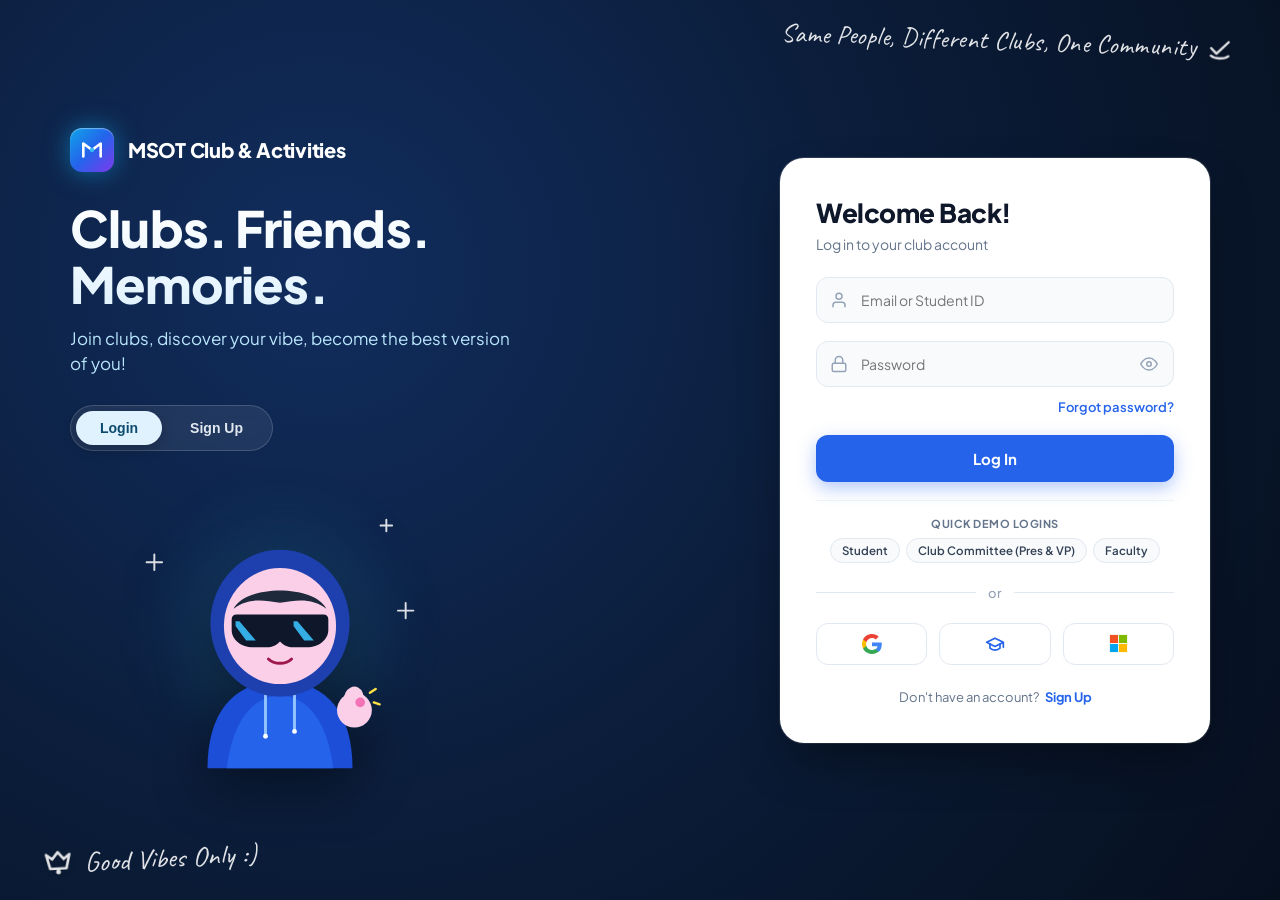
<file: frontend/index.html>
<!DOCTYPE html>
<html lang="en">
<head>
  <meta charset="UTF-8" />
  <meta name="viewport" content="width=device-width, initial-scale=1.0" />
  <title>MSOT Club & Activities — Portal</title>
  <link rel="preconnect" href="https://fonts.googleapis.com">
  <link rel="preconnect" href="https://fonts.gstatic.com" crossorigin>
  <link href="https://fonts.googleapis.com/css2?family=Caveat:wght@600;700&family=Plus+Jakarta+Sans:wght@400;500;600;700;800&display=swap" rel="stylesheet">
  <style>
    :root {
      --bg-dark-1: #112d5e;
      --bg-dark-2: #0b1d3a;
      --bg-dark-3: #060f1e;
      --accent-blue: #2563eb;
      --accent-blue-hover: #1d4ed8;
      --accent-cyan: #38bdf8;
      --text-muted: #64748b;
      --card-bg: #ffffff;
    }

    * {
      box-sizing: border-box;
      margin: 0;
      padding: 0;
    }

    body {
      font-family: 'Plus Jakarta Sans', -apple-system, BlinkMacSystemFont, sans-serif;
      min-height: 100vh;
      background: radial-gradient(circle at 25% 30%, var(--bg-dark-1) 0%, var(--bg-dark-2) 48%, var(--bg-dark-3) 100%);
      color: #ffffff;
      display: flex;
      align-items: center;
      justify-content: center;
      padding: 28px 20px;
      position: relative;
      overflow-x: hidden;
    }

    /* Ambient Hand-drawn Chalk Accents */
    .doodle {
      position: absolute;
      font-family: 'Caveat', cursive;
      color: rgba(255, 255, 255, 0.88);
      pointer-events: none;
      user-select: none;
      z-index: 1;
    }

    .doodle-top-right {
      top: 24px;
      right: 48px;
      font-size: 26px;
      letter-spacing: 0.5px;
      display: flex;
      align-items: center;
      gap: 10px;
      transform: rotate(2deg);
    }

    .doodle-bottom-left {
      bottom: 24px;
      left: 44px;
      font-size: 28px;
      display: flex;
      align-items: center;
      gap: 12px;
      transform: rotate(-3deg);
    }

    .doodle svg {
      filter: drop-shadow(0 2px 4px rgba(0,0,0,0.3));
    }

    /* Main Container Split */
    .portal-container {
      width: 100%;
      max-width: 1140px;
      display: grid;
      grid-template-columns: 1.15fr 0.95fr;
      gap: 48px;
      align-items: center;
      position: relative;
      z-index: 2;
    }

    /* Left Showcase Section */
    .showcase-section {
      display: flex;
      flex-direction: column;
      gap: 28px;
      padding-right: 12px;
    }

    /* Modern Geometric Emblem (No Cat Face) */
    .brand-header {
      display: flex;
      align-items: center;
      gap: 14px;
    }

    .brand-logo {
      width: 44px;
      height: 44px;
      background: linear-gradient(135deg, #0ea5e9 0%, #2563eb 50%, #7c3aed 100%);
      border-radius: 12px;
      display: flex;
      align-items: center;
      justify-content: center;
      box-shadow: 0 0 24px rgba(14, 165, 233, 0.55), inset 0 1px 1px rgba(255, 255, 255, 0.4);
      flex-shrink: 0;
    }

    .brand-title {
      font-size: 20px;
      font-weight: 800;
      letter-spacing: -0.3px;
      color: #ffffff;
    }

    .headline-block h1 {
      font-size: clamp(34px, 4.4vw, 50px);
      font-weight: 800;
      line-height: 1.12;
      letter-spacing: -0.8px;
      margin-bottom: 14px;
      background: linear-gradient(180deg, #ffffff 0%, #e0f2fe 100%);
      -webkit-background-clip: text;
      -webkit-text-fill-color: transparent;
    }

    .headline-block p {
      font-size: 17px;
      color: #bae6fd;
      line-height: 1.5;
      max-width: 460px;
    }

    /* Segmented Pill Switcher */
    .pill-switcher {
      display: inline-flex;
      background: rgba(255, 255, 255, 0.08);
      backdrop-filter: blur(8px);
      padding: 5px;
      border-radius: 9999px;
      border: 1px solid rgba(255, 255, 255, 0.16);
      width: fit-content;
      gap: 4px;
    }

    .pill-btn {
      padding: 9px 24px;
      border-radius: 9999px;
      font-size: 14px;
      font-weight: 700;
      border: none;
      cursor: pointer;
      transition: all 0.22s ease;
      color: #e2e8f0;
      background: transparent;
    }

    .pill-btn.active {
      background: #e0f2fe;
      color: #0c4a6e;
      box-shadow: 0 4px 14px rgba(0, 0, 0, 0.22);
    }

    /* Stylized Hoodie Mascot */
    .mascot-wrapper {
      position: relative;
      width: 100%;
      max-width: 420px;
      height: 290px;
      display: flex;
      align-items: center;
      justify-content: center;
      margin-top: 4px;
    }

    .mascot-glow {
      position: absolute;
      width: 250px;
      height: 250px;
      background: radial-gradient(circle, rgba(56, 189, 248, 0.32) 0%, rgba(37, 99, 235, 0) 70%);
      filter: blur(28px);
      z-index: 0;
    }

    .mascot-svg {
      position: relative;
      z-index: 1;
      width: 100%;
      height: 100%;
      filter: drop-shadow(0 16px 28px rgba(0, 0, 0, 0.45));
    }

    /* Right Auth Card */
    .auth-card {
      background: var(--card-bg);
      border-radius: 24px;
      padding: 38px 36px;
      color: #0f172a;
      box-shadow: 0 24px 50px -10px rgba(0, 0, 0, 0.42), 0 0 1px 1px rgba(255, 255, 255, 0.15);
      width: 100%;
      max-width: 430px;
      margin-left: auto;
    }

    .auth-header {
      margin-bottom: 24px;
    }

    .auth-header h2 {
      font-size: 26px;
      font-weight: 800;
      color: #0f172a;
      letter-spacing: -0.5px;
      margin-bottom: 6px;
    }

    .auth-header p {
      font-size: 14px;
      color: var(--text-muted);
    }

    /* Form Inputs */
    .form-group {
      margin-bottom: 18px;
    }

    .input-wrapper {
      position: relative;
      display: flex;
      align-items: center;
    }

    .input-icon {
      position: absolute;
      left: 14px;
      color: #94a3b8;
      pointer-events: none;
      display: flex;
      align-items: center;
    }

    .form-input {
      width: 100%;
      padding: 13px 42px 13px 44px;
      font-size: 14px;
      font-family: inherit;
      border: 1.5px solid #e2e8f0;
      border-radius: 12px;
      outline: none;
      background: #f8fafc;
      color: #0f172a;
      transition: all 0.2s ease;
    }

    .form-input:focus {
      background: #ffffff;
      border-color: var(--accent-blue);
      box-shadow: 0 0 0 4px rgba(37, 99, 235, 0.12);
    }

    .toggle-password {
      position: absolute;
      right: 12px;
      background: none;
      border: none;
      color: #94a3b8;
      cursor: pointer;
      display: flex;
      align-items: center;
      padding: 4px;
      transition: color 0.2s ease;
    }

    .toggle-password:hover {
      color: #475569;
    }

    .forgot-link-wrap {
      display: flex;
      justify-content: flex-end;
      margin-top: -6px;
      margin-bottom: 20px;
    }

    .forgot-link {
      font-size: 13px;
      font-weight: 600;
      color: var(--accent-blue);
      text-decoration: none;
      transition: color 0.18s;
    }

    .forgot-link:hover {
      color: var(--accent-blue-hover);
      text-decoration: underline;
    }

    /* Primary Submit Button */
    .submit-btn {
      width: 100%;
      padding: 14px;
      background: var(--accent-blue);
      color: #ffffff;
      border: none;
      border-radius: 12px;
      font-size: 15px;
      font-weight: 700;
      font-family: inherit;
      cursor: pointer;
      box-shadow: 0 6px 18px rgba(37, 99, 235, 0.35);
      transition: all 0.2s ease;
    }

    .submit-btn:hover {
      background: var(--accent-blue-hover);
      transform: translateY(-1px);
      box-shadow: 0 8px 22px rgba(37, 99, 235, 0.45);
    }

    .submit-btn:active {
      transform: translateY(0);
    }

    /* Divider */
    .divider {
      display: flex;
      align-items: center;
      gap: 12px;
      margin: 22px 0;
      color: #94a3b8;
      font-size: 13px;
      font-weight: 500;
    }

    .divider::before,
    .divider::after {
      content: "";
      flex: 1;
      height: 1px;
      background: #e2e8f0;
    }

    /* Social Auth Icons */
    .social-auth-grid {
      display: grid;
      grid-template-columns: repeat(3, 1fr);
      gap: 12px;
      margin-bottom: 24px;
    }

    .social-btn {
      display: flex;
      align-items: center;
      justify-content: center;
      padding: 10px 0;
      border-radius: 12px;
      border: 1.5px solid #e2e8f0;
      background: #ffffff;
      cursor: pointer;
      transition: all 0.2s ease;
    }

    .social-btn:hover {
      background: #f8fafc;
      border-color: #cbd5e1;
      transform: translateY(-1px);
    }

    /* Footer Switch Link */
    .card-footer {
      text-align: center;
      font-size: 13px;
      color: var(--text-muted);
    }

    .card-footer a {
      color: var(--accent-blue);
      text-decoration: none;
      font-weight: 700;
      margin-left: 4px;
    }

    .card-footer a:hover {
      text-decoration: underline;
    }

    /* Responsive Queries */
    @media (max-width: 960px) {
      body {
        padding: 60px 16px 40px;
      }
      .portal-container {
        grid-template-columns: 1fr;
        gap: 36px;
      }
      .showcase-section {
        align-items: center;
        text-align: center;
        padding-right: 0;
      }
      .brand-header {
        justify-content: center;
      }
      .headline-block p {
        margin: 0 auto;
      }
      .pill-switcher {
        margin: 0 auto;
      }
      .mascot-wrapper {
        height: 220px;
      }
      .auth-card {
        margin: 0 auto;
      }
      .doodle-top-right {
        top: 14px;
        right: 18px;
        font-size: 20px;
      }
      .doodle-bottom-left {
        display: none;
      }
    }

    /* Inline Alert Notifications */
    .auth-alert {
      padding: 11px 14px;
      border-radius: 12px;
      font-size: 13px;
      font-weight: 600;
      display: flex;
      align-items: center;
      gap: 10px;
      margin-bottom: 18px;
      animation: alertSlideIn 0.22s ease-out;
      line-height: 1.4;
    }

    @keyframes alertSlideIn {
      from { opacity: 0; transform: translateY(-6px); }
      to { opacity: 1; transform: translateY(0); }
    }

    @keyframes spin {
      to { transform: rotate(360deg); }
    }

    .alert-error {
      background: #fef2f2;
      color: #991b1b;
      border: 1px solid #fecaca;
    }

    .alert-success {
      background: #f0fdf4;
      color: #166534;
      border: 1px solid #bbf7d0;
    }

    /* Demo Quick-Fill Bar */
    .demo-accounts-bar {
      margin-top: 18px;
      padding-top: 16px;
      border-top: 1px solid #f1f5f9;
      text-align: center;
    }

    .demo-accounts-title {
      display: block;
      font-size: 11px;
      font-weight: 700;
      color: #64748b;
      text-transform: uppercase;
      letter-spacing: 0.5px;
      margin-bottom: 8px;
    }

    .demo-chips-grid {
      display: flex;
      justify-content: center;
      flex-wrap: wrap;
      gap: 6px;
    }

    .demo-chip {
      background: #f8fafc;
      border: 1px solid #e2e8f0;
      border-radius: 999px;
      padding: 4px 11px;
      font-size: 11.5px;
      font-weight: 600;
      color: #334155;
      font-family: inherit;
      cursor: pointer;
      transition: all 0.15s ease;
      display: inline-flex;
      align-items: center;
      gap: 4px;
    }

    .demo-chip:hover {
      background: #eff6ff;
      border-color: #93c5fd;
      color: #1d4ed8;
      transform: translateY(-1px);
    }
  </style>
</head>
<body>

  <!-- Top Right Chalk Doodle -->
  <div class="doodle doodle-top-right">
    <span>Same People, Different Clubs, One Community</span>
    <svg width="26" height="26" viewBox="0 0 24 24" fill="none" stroke="currentColor" stroke-width="2.2" stroke-linecap="round" stroke-linejoin="round">
      <path d="M20 6L9 17l-5-5"/>
      <path d="M4 19c4 3 12 3 16 0"/>
    </svg>
  </div>

  <!-- Bottom Left Chalk Doodle -->
  <div class="doodle doodle-bottom-left">
    <svg width="28" height="28" viewBox="0 0 24 24" fill="none" stroke="currentColor" stroke-width="2.2" stroke-linecap="round" stroke-linejoin="round">
      <path d="M2 4l3 12h14l3-12-5 4-5-6-5 6-5-4z"/>
      <circle cx="12" cy="19" r="1"/>
    </svg>
    <span>Good Vibes Only :)</span>
  </div>

  <main class="portal-container">
    <!-- Left Hero & Branding -->
    <section class="showcase-section">
      <!-- Clean Geometric MSOT Tech Emblem -->
      <div class="brand-header">
        <div class="brand-logo" aria-label="MSOT Logo">
          <svg width="26" height="26" viewBox="0 0 24 24" fill="none">
            <path d="M4 18V6L12 12L20 6V18" stroke="#ffffff" stroke-width="2.4" stroke-linecap="round" stroke-linejoin="round"/>
            <circle cx="12" cy="12" r="2" fill="#38bdf8"/>
          </svg>
        </div>
        <span class="brand-title">MSOT Club & Activities</span>
      </div>

      <div class="headline-block">
        <h1>Clubs. Friends.<br>Memories.</h1>
        <p>Join clubs, discover your vibe, become the best version of you!</p>
      </div>

      <!-- Segmented Pill Switcher -->
      <div class="pill-switcher" role="tablist">
        <button id="tabLogin" class="pill-btn active" onclick="switchMode('login')">Login</button>
        <button id="tabSignup" class="pill-btn" onclick="switchMode('signup')">Sign Up</button>
      </div>

      <!-- Vector Mascot: Cool Student wearing Sunglasses & Hoodie -->
      <div class="mascot-wrapper">
        <div class="mascot-glow"></div>
        <svg class="mascot-svg" viewBox="0 0 400 300" fill="none" xmlns="http://www.w3.org/2000/svg">
          <!-- Sparkle Accents -->
          <g stroke="#ffffff" stroke-width="2" stroke-linecap="round" opacity="0.85">
            <path d="M70 90V74M62 82H78" />
            <path d="M330 140V124M322 132H338" />
            <path d="M310 50V38M304 44H316" />
          </g>

          <!-- Hoodie Torso -->
          <path d="M125 295C125 240 150 205 200 205C250 205 275 240 275 295H125Z" fill="#1d4ed8"/>
          <path d="M145 295C150 250 170 220 200 220C230 220 250 250 255 295H145Z" fill="#2563eb"/>

          <!-- Drawstrings -->
          <path d="M185 220V260" stroke="#93c5fd" stroke-width="3" stroke-linecap="round"/>
          <path d="M215 220V255" stroke="#93c5fd" stroke-width="3" stroke-linecap="round"/>
          <circle cx="185" cy="262" r="2.5" fill="#ffffff"/>
          <circle cx="215" cy="257" r="2.5" fill="#ffffff"/>

          <!-- Head & Hood -->
          <ellipse cx="200" cy="145" rx="72" ry="76" fill="#1e40af"/>
          <ellipse cx="200" cy="148" rx="58" ry="60" fill="#fbcfe8"/>

          <!-- Hair Fringe -->
          <path d="M152 130C165 105 235 105 248 130C235 120 220 120 200 124C180 120 165 120 152 130Z" fill="#1e293b"/>

          <!-- Sunglasses -->
          <path d="M155 136H245C248 136 250 138 250 141V152C250 162 240 170 228 170H214C206 170 202 166 200 164C198 166 194 170 186 170H172C160 170 150 162 150 152V141C150 138 152 136 155 136Z" fill="#0f172a"/>
          <!-- Lens Reflections -->
          <path d="M158 143L175 163H165L154 148V143H158Z" fill="#38bdf8" opacity="0.9"/>
          <path d="M218 143L235 163H225L214 148V143H218Z" fill="#38bdf8" opacity="0.9"/>

          <!-- Confident Grin -->
          <path d="M188 182C194 188 206 188 212 182" stroke="#9d174d" stroke-width="3" stroke-linecap="round"/>

          <!-- Thumbs-up Hand -->
          <g transform="translate(255, 205)">
            <ellipse cx="22" cy="30" rx="18" ry="18" fill="#fbcfe8"/>
            <path d="M16 20C16 10 24 8 26 14L28 24" stroke="#fbcfe8" stroke-width="10" stroke-linecap="round"/>
            <circle cx="28" cy="22" r="5" fill="#f472b6"/>
            <!-- Sparkles off thumb -->
            <path d="M38 12L44 8M42 22L48 24" stroke="#fde047" stroke-width="2.5" stroke-linecap="round"/>
          </g>
        </svg>
      </div>
    </section>

    <!-- Right White Auth Card -->
    <section class="auth-card" aria-label="Authentication Form">
      <div class="auth-header">
        <h2 id="cardTitle">Welcome Back!</h2>
        <p id="cardSubtitle">Log in to your club account</p>
      </div>

      <!-- Inline Notification Alert -->
      <div id="authAlert" class="auth-alert" style="display: none;"></div>

      <form id="authForm" onsubmit="handleFormSubmit(event)">
        <!-- Email or Student ID -->
        <div class="form-group">
          <div class="input-wrapper">
            <span class="input-icon">
              <svg width="18" height="18" viewBox="0 0 24 24" fill="none" stroke="currentColor" stroke-width="2" stroke-linecap="round" stroke-linejoin="round">
                <path d="M20 21v-2a4 4 0 0 0-4-4H8a4 4 0 0 0-4 4v2"></path>
                <circle cx="12" cy="7" r="4"></circle>
              </svg>
            </span>
            <input type="text" id="credentialInput" class="form-input" placeholder="Email or Student ID" required autocomplete="username" />
          </div>
        </div>

        <!-- Password -->
        <div class="form-group">
          <div class="input-wrapper">
            <span class="input-icon">
              <svg width="18" height="18" viewBox="0 0 24 24" fill="none" stroke="currentColor" stroke-width="2" stroke-linecap="round" stroke-linejoin="round">
                <rect x="3" y="11" width="18" height="11" rx="2" ry="2"></rect>
                <path d="M7 11V7a5 5 0 0 1 10 0v4"></path>
              </svg>
            </span>
            <input type="password" id="passwordInput" class="form-input" placeholder="Password" required autocomplete="current-password" />
            <button type="button" class="toggle-password" onclick="togglePasswordVisibility()" aria-label="Toggle password visibility">
              <!-- Eye Icon -->
              <svg id="eyeIcon" width="18" height="18" viewBox="0 0 24 24" fill="none" stroke="currentColor" stroke-width="2" stroke-linecap="round" stroke-linejoin="round">
                <path d="M1 12s4-8 11-8 11 8 11 8-4 8-11 8-11-8-11-8z"></path>
                <circle cx="12" cy="12" r="3"></circle>
              </svg>
            </button>
          </div>
        </div>

        <!-- Forgot Password -->
        <div class="forgot-link-wrap" id="forgotWrap">
          <a href="#" class="forgot-link">Forgot password?</a>
        </div>

        <!-- Submit Button -->
        <button type="submit" id="submitBtn" class="submit-btn">Log In</button>
      </form>

      <!-- Quick Demo Logins -->
      <div class="demo-accounts-bar">
        <span class="demo-accounts-title">Quick Demo Logins</span>
        <div class="demo-chips-grid">
          <button type="button" class="demo-chip" onclick="quickFill('student@msot.edu', 'student123')">Student</button>
          <button type="button" class="demo-chip" onclick="quickFill('committee@msot.edu', 'admin123')">Club Committee (Pres & VP)</button>
          <button type="button" class="demo-chip" onclick="quickFill('faculty@msot.edu', 'faculty123')">Faculty</button>
        </div>
      </div>

      <!-- Alternate Divider -->
      <div class="divider">or</div>

      <!-- Social Logins (Google, Student Portal / Cap, Microsoft) -->
      <div class="social-auth-grid">
        <!-- Google -->
        <button type="button" class="social-btn" title="Sign in with Google">
          <svg width="20" height="20" viewBox="0 0 24 24">
            <path fill="#4285F4" d="M23.745 12.27c0-.7-.06-1.4-.19-2.07H12v4.51h6.6c-.29 1.52-1.14 2.82-2.4 3.68v3.05h3.88c2.27-2.09 3.66-5.17 3.66-9.17z"/>
            <path fill="#34A853" d="M12 24c3.24 0 5.95-1.08 7.93-2.91l-3.88-3.05c-1.08.72-2.45 1.16-4.05 1.16-3.12 0-5.77-2.1-6.72-4.93H1.25v3.15C3.26 21.36 7.34 24 12 24z"/>
            <path fill="#FBBC05" d="M5.28 14.27c-.25-.72-.38-1.49-.38-2.27s.13-1.55.38-2.27V6.58H1.25C.45 8.18 0 9.99 0 12s.45 3.82 1.25 5.42l4.03-3.15z"/>
            <path fill="#EA4335" d="M12 4.75c1.77 0 3.35.61 4.6 1.8l3.42-3.42C17.95 1.19 15.24 0 12 0 7.34 0 3.26 2.64 1.25 6.58l4.03 3.15c.95-2.83 3.6-4.98 6.72-4.98z"/>
          </svg>
        </button>

        <!-- Student Portal / Academic Cap -->
        <button type="button" class="social-btn" title="Sign in with Student Portal">
          <svg width="20" height="20" viewBox="0 0 24 24" fill="none" stroke="#2563eb" stroke-width="2" stroke-linecap="round" stroke-linejoin="round">
            <path d="M22 10v6M2 10l10-5 10 5-10 5z"/>
            <path d="M6 12v5c3 3 9 3 12 0v-5"/>
          </svg>
        </button>

        <!-- Microsoft -->
        <button type="button" class="social-btn" title="Sign in with Microsoft">
          <svg width="19" height="19" viewBox="0 0 21 21">
            <rect x="1" y="1" width="9" height="9" fill="#f25022"/>
            <rect x="11" y="1" width="9" height="9" fill="#7fba00"/>
            <rect x="1" y="11" width="9" height="9" fill="#00a4ef"/>
            <rect x="11" y="11" width="9" height="9" fill="#ffb900"/>
          </svg>
        </button>
      </div>

      <!-- Footer Mode Toggle Link -->
      <div class="card-footer">
        <span id="footerPrompt">Don't have an account?</span>
        <a href="javascript:void(0)" id="footerActionLink" onclick="toggleModeFromFooter()">Sign Up</a>
      </div>
    </section>
  </main>

  <script>
    let currentMode = 'login';

    function switchMode(mode) {
      currentMode = mode;
      const tabLogin = document.getElementById('tabLogin');
      const tabSignup = document.getElementById('tabSignup');
      const cardTitle = document.getElementById('cardTitle');
      const cardSubtitle = document.getElementById('cardSubtitle');
      const submitBtn = document.getElementById('submitBtn');
      const forgotWrap = document.getElementById('forgotWrap');
      const footerPrompt = document.getElementById('footerPrompt');
      const footerActionLink = document.getElementById('footerActionLink');

      if (mode === 'signup') {
        tabLogin.classList.remove('active');
        tabSignup.classList.add('active');
        cardTitle.textContent = 'Create an Account';
        cardSubtitle.textContent = 'Join the MSOT club community';
        submitBtn.textContent = 'Sign Up';
        forgotWrap.style.display = 'none';
        footerPrompt.textContent = 'Already have an account?';
        footerActionLink.textContent = 'Log In';
      } else {
        tabSignup.classList.remove('active');
        tabLogin.classList.add('active');
        cardTitle.textContent = 'Welcome Back!';
        cardSubtitle.textContent = 'Log in to your club account';
        submitBtn.textContent = 'Log In';
        forgotWrap.style.display = 'flex';
        footerPrompt.textContent = "Don't have an account?";
        footerActionLink.textContent = 'Sign Up';
      }
    }

    function toggleModeFromFooter() {
      switchMode(currentMode === 'login' ? 'signup' : 'login');
    }

    function togglePasswordVisibility() {
      const pwd = document.getElementById('passwordInput');
      const eye = document.getElementById('eyeIcon');
      if (pwd.type === 'password') {
        pwd.type = 'text';
        eye.innerHTML = `
          <path d="M17.94 17.94A10.07 10.07 0 0 1 12 20c-7 0-11-8-11-8a18.45 18.45 0 0 1 5.06-5.94M9.9 4.24A9.12 9.12 0 0 1 12 4c7 0 11 8 11 8a18.5 18.5 0 0 1-2.16 3.19m-6.72-1.07a3 3 0 1 1-4.24-4.24"></path>
          <line x1="1" y1="1" x2="23" y2="23"></line>
        `;
      } else {
        pwd.type = 'password';
        eye.innerHTML = `
          <path d="M1 12s4-8 11-8 11 8 11 8-4 8-11 8-11-8-11-8z"></path>
          <circle cx="12" cy="12" r="3"></circle>
        `;
      }
    }

    function showAlert(msg, type = 'error') {
      const alertBox = document.getElementById('authAlert');
      if (!alertBox) return;
      alertBox.className = `auth-alert ${type === 'success' ? 'alert-success' : 'alert-error'}`;
      alertBox.innerHTML = `
        <svg width="18" height="18" viewBox="0 0 24 24" fill="none" stroke="currentColor" stroke-width="2.5" style="flex-shrink:0;">
          ${type === 'success' 
            ? '<path d="M22 11.08V12a10 10 0 1 1-5.93-9.14"/><polyline points="22 4 12 14.01 9 11.01"/>' 
            : '<circle cx="12" cy="12" r="10"/><line x1="12" y1="8" x2="12" y2="12"/><line x1="12" y1="16" x2="12.01" y2="16"/>'}
        </svg>
        <span>${msg}</span>
      `;
      alertBox.style.display = 'flex';
    }

    function hideAlert() {
      const alertBox = document.getElementById('authAlert');
      if (alertBox) alertBox.style.display = 'none';
    }

    function quickFill(email, pwd) {
      if (currentMode !== 'login') switchMode('login');
      hideAlert();
      document.getElementById('credentialInput').value = email;
      document.getElementById('passwordInput').value = pwd;
      const submitBtn = document.getElementById('submitBtn');
      submitBtn.style.transform = 'scale(1.02)';
      setTimeout(() => submitBtn.style.transform = '', 180);
      document.getElementById('credentialInput').focus();
    }

    async function handleFormSubmit(e) {
      e.preventDefault();
      hideAlert();

      const identifier = document.getElementById('credentialInput').value.trim();
      const password = document.getElementById('passwordInput').value;
      const submitBtn = document.getElementById('submitBtn');

      submitBtn.disabled = true;
      submitBtn.innerHTML = `
        <span style="display:inline-flex; align-items:center; gap:8px;">
          <svg width="16" height="16" viewBox="0 0 24 24" fill="none" stroke="currentColor" stroke-width="3" style="animation: spin 0.8s linear infinite;">
            <circle cx="12" cy="12" r="10" stroke-opacity="0.3"></circle>
            <path d="M12 2a10 10 0 0 1 10 10" stroke-linecap="round"></path>
          </svg>
          Signing In...
        </span>
      `;

      // Support dynamic API target
      const apiHost = window.location.port === '8000' ? '' : 'http://127.0.0.1:8000';

      try {
        const res = await fetch(`${apiHost}/api/login`, {
          method: 'POST',
          headers: { 'Content-Type': 'application/json' },
          body: JSON.stringify({ identifier, password })
        });

        const data = await res.json();

        if (!res.ok) {
          showAlert(data.detail || 'Invalid email or password. Please try again.', 'error');
          return;
        }

        // Store user identity & role in browser storage
        localStorage.setItem('user_session', JSON.stringify(data.user));

        showAlert(`Welcome back, ${data.user.name}! Redirecting to dashboard...`, 'success');

        setTimeout(() => {
          window.location.href = 'dashboard.html';
        }, 500);

      } catch (err) {
        showAlert('Cannot connect to authentication service. Ensure FastAPI server is running.', 'error');
      } finally {
        submitBtn.disabled = false;
        submitBtn.textContent = currentMode === 'login' ? 'Log In' : 'Sign Up';
      }
    }
  </script>
</body>
</html>
</file>
